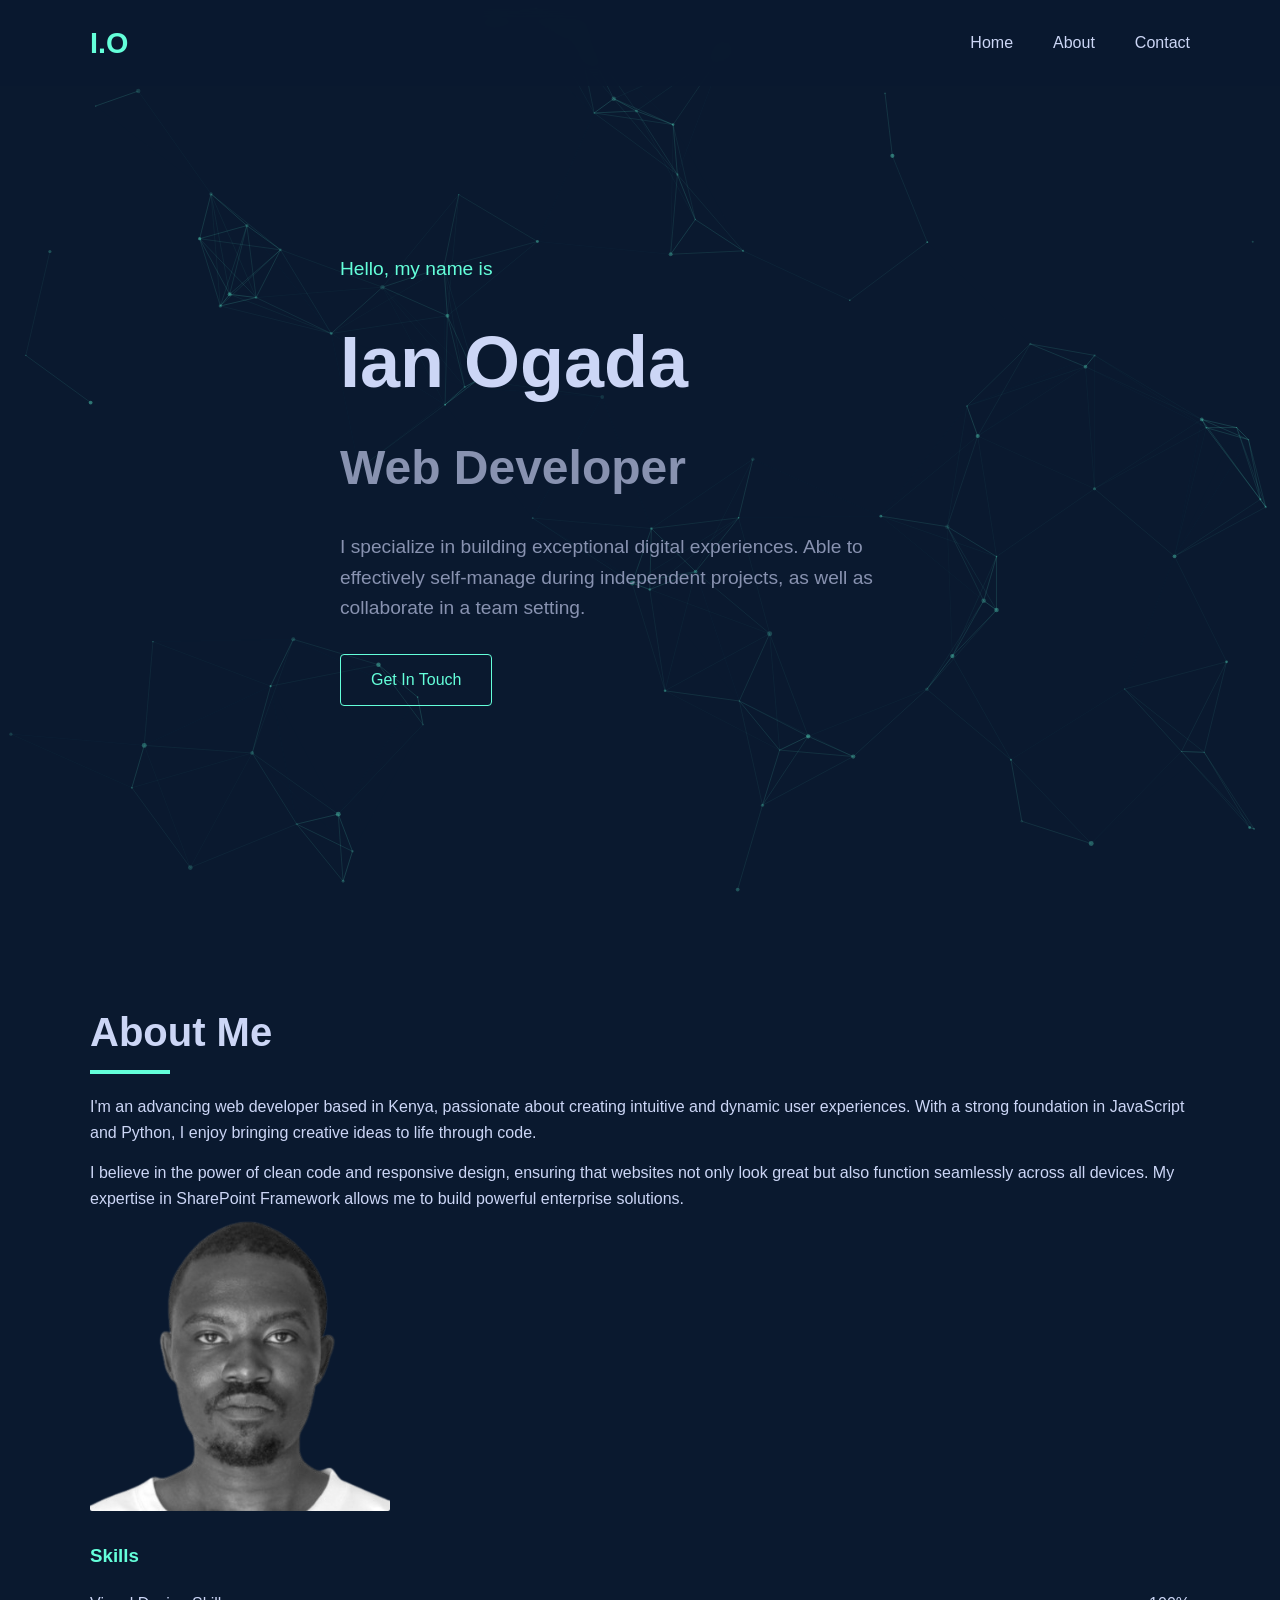
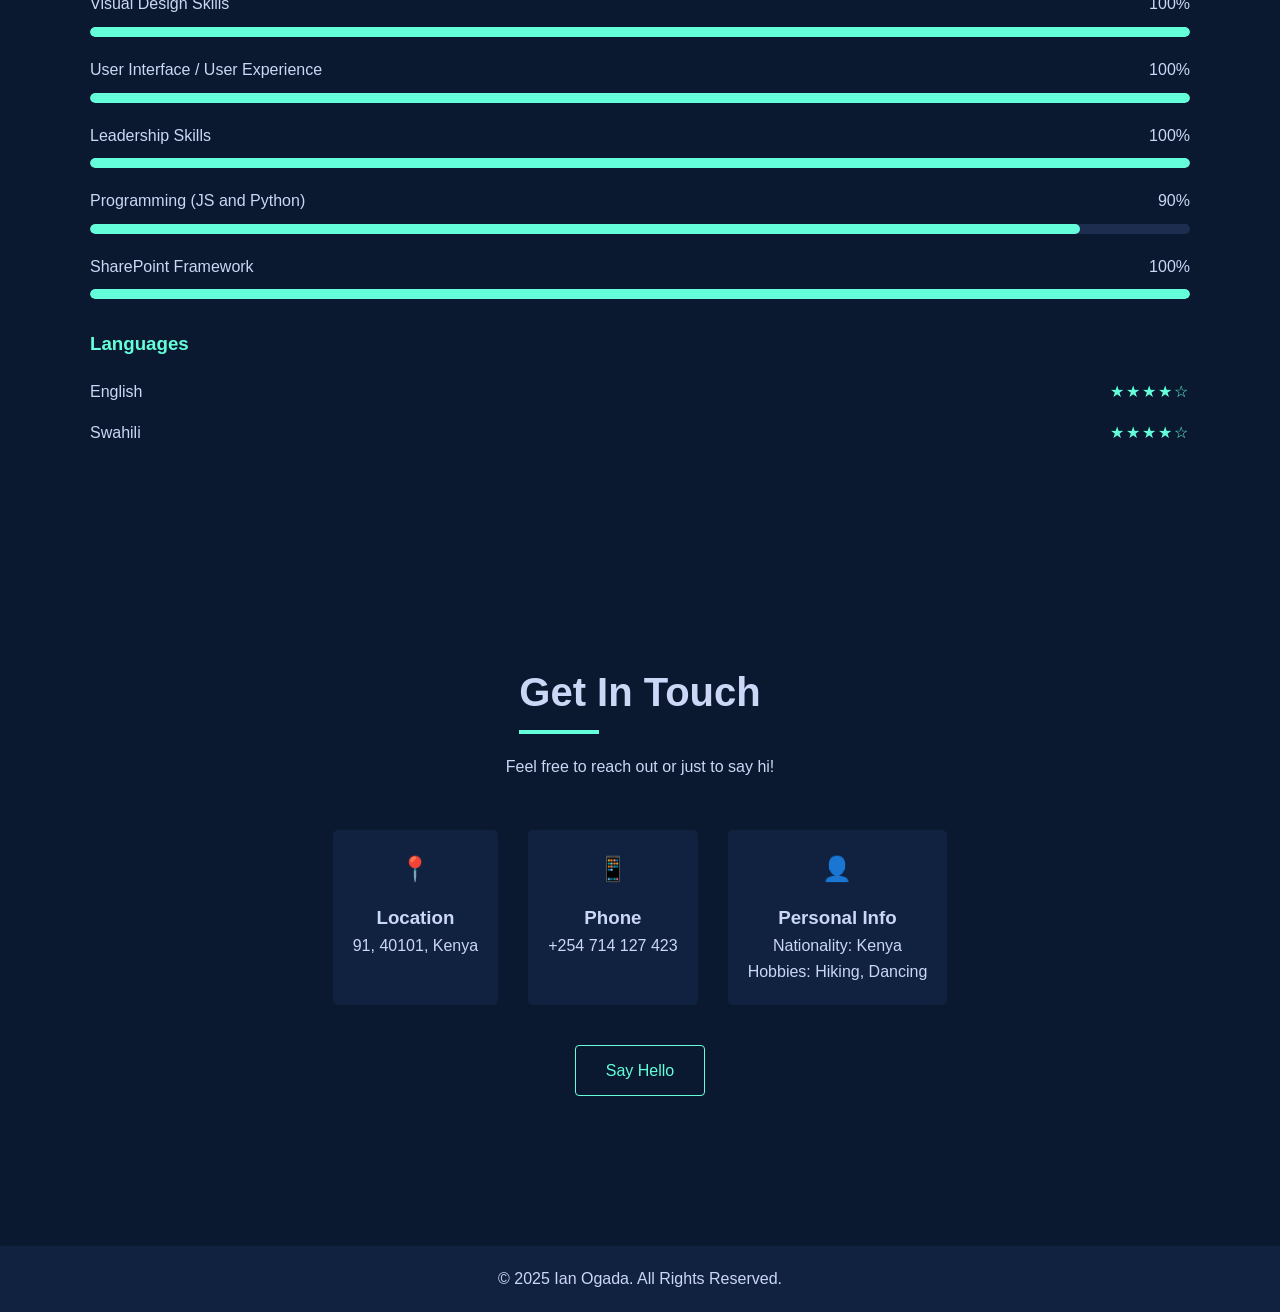
<file: index.html>
<!DOCTYPE html>
<html lang="en">
<head>
  <meta charset="UTF-8">
  <meta name="viewport" content="width=device-width, initial-scale=1.0">
  <title>Ian Ogada | Web Developer</title>
  <link rel="stylesheet" href="styles.css">
</head>
<body>
  <!-- Header -->
  <header>
    <div class="container">
      <nav>
        <a href="#" class="logo">I.O</a>
        <ul class="nav-links">
          <li><a href="#hero">Home</a></li>
          <li><a href="#about">About</a></li>
          <li><a href="#contact">Contact</a></li>
        </ul>
        <div class="hamburger">
          <div></div>
          <div></div>
          <div></div>
        </div>
      </nav>
    </div>
  </header>

  <!-- Hero Section -->
  <section id="hero">
    <div class="container">
      <div class="hero-content">
        <p class="hero-greeting">Hello, my name is</p>
        <h1 class="hero-name">Ian Ogada</h1>
        <h2 class="hero-title">Web Developer</h2>
        <p class="hero-description">
          I specialize in building exceptional digital experiences. 
          Able to effectively self-manage during independent projects, as well as collaborate in a team setting.
        </p>
        <div class="hero-cta">
          <a href="#contact" class="btn">Get In Touch</a>
        </div>
      </div>
    </div>
    <canvas class="hero-bg" id="heroCanvas"></canvas>
  </section>

  <!-- About Section -->
  <section id="about" class="section">
    <div class="container">
      <h2 class="section-title">About Me</h2>
      <div class="about-content">
        <div class="about-text">
          <p>
            I'm an advancing web developer based in Kenya, passionate about creating intuitive and dynamic user experiences.
            With a strong foundation in JavaScript and Python, I enjoy bringing creative ideas to life through code.
          </p>
          <p style="margin-top: 15px ">
            I believe in the power of clean code and responsive design, ensuring that websites not only look great but also function 
            seamlessly across all devices. My expertise in SharePoint Framework allows me to build powerful enterprise solutions.
          </p>



          <div class="about-image">
            <div class="about-img-container">
              <img src="headshot-removebg-preview.png" alt="Ian Ogada" class="profile-img">
            </div>
          </div>
        </div>
      </div>
          
          <div class="skills-container">
            <h3 style="margin-bottom: 20px; color: var(--highlight-color)">Skills</h3>
            
            <div class="skill">
              <div class="skill-name">
                <span>Visual Design Skills</span>
                <span>100%</span>
              </div>
              <div class="skill-bar">
                <div class="skill-progress" data-width="100%"></div>
              </div>
            </div>
            
            <div class="skill">
              <div class="skill-name">
                <span>User Interface / User Experience</span>
                <span>100%</span>
              </div>
              <div class="skill-bar">
                <div class="skill-progress" data-width="100%"></div>
              </div>
            </div>

            
            <div class="skill">
              <div class="skill-name">
                <span>Leadership Skills</span>
                <span>100%</span>
              </div>
              <div class="skill-bar">
                <div class="skill-progress" data-width="100%"></div>
              </div>
            </div>
            
            <div class="skill">
              <div class="skill-name">
                <span>Programming (JS and Python)</span>
                <span>90%</span>
              </div>
              <div class="skill-bar">
                <div class="skill-progress" data-width="90%"></div>
              </div>
            </div>
            
            <div class="skill">
              <div class="skill-name">
                <span>SharePoint Framework</span>
                <span>100%</span>
              </div>
              <div class="skill-bar">
                <div class="skill-progress" data-width="100%"></div>
              </div>
            </div>
          </div>
          
          <div class="languages">
            <h3 style="margin-bottom: 20px; color: var(--highlight-color)">Languages</h3>
            
            <div class="language">
              <div class="language-name">
                <span>English</span>
                <span class="stars">★★★★☆</span>
              </div>
            </div>
            
            <div class="language">
              <div class="language-name">
                <span>Swahili</span>
                <span class="stars">★★★★☆</span>
              </div>
            </div>
          </div>
        </div>
        
     
  </section>

  <!-- Contact Section -->
  <section id="contact" class="section">
    <div class="container">
      <h2 class="section-title">Get In Touch</h2>
      <p class="contact-description">
        Feel free to reach out or just to say hi!
      </p>
      
      <div class="contact-info">
        <div class="contact-item">
          <div class="contact-icon">📍</div>
          <h3>Location</h3>
          <p>91, 40101, Kenya</p>
        </div>
        
        <div class="contact-item">
          <div class="contact-icon">📱</div>
          <h3>Phone</h3>
          <p>+254 714 127 423</p>
        </div>
        
        <div class="contact-item">
          <div class="contact-icon">👤</div>
          <h3>Personal Info</h3>
          <p>Nationality: Kenya</p>
          <p>Hobbies: Hiking, Dancing</p>
        </div>
      </div>
      
      <a href="mailto:ogadachris017@gmail.com" class="btn">Say Hello</a>
    </div>
  </section>

  <!-- Footer -->
  <footer style="background-color: var(--card-bg); padding: 20px 0; text-align: center; margin-top: 50px;">
    <div class="container">
      <p>© 2025 Ian Ogada. All Rights Reserved.</p>
    </div>
  </footer>

  <script src="script.js"></script>
</body>
</html>
</file>
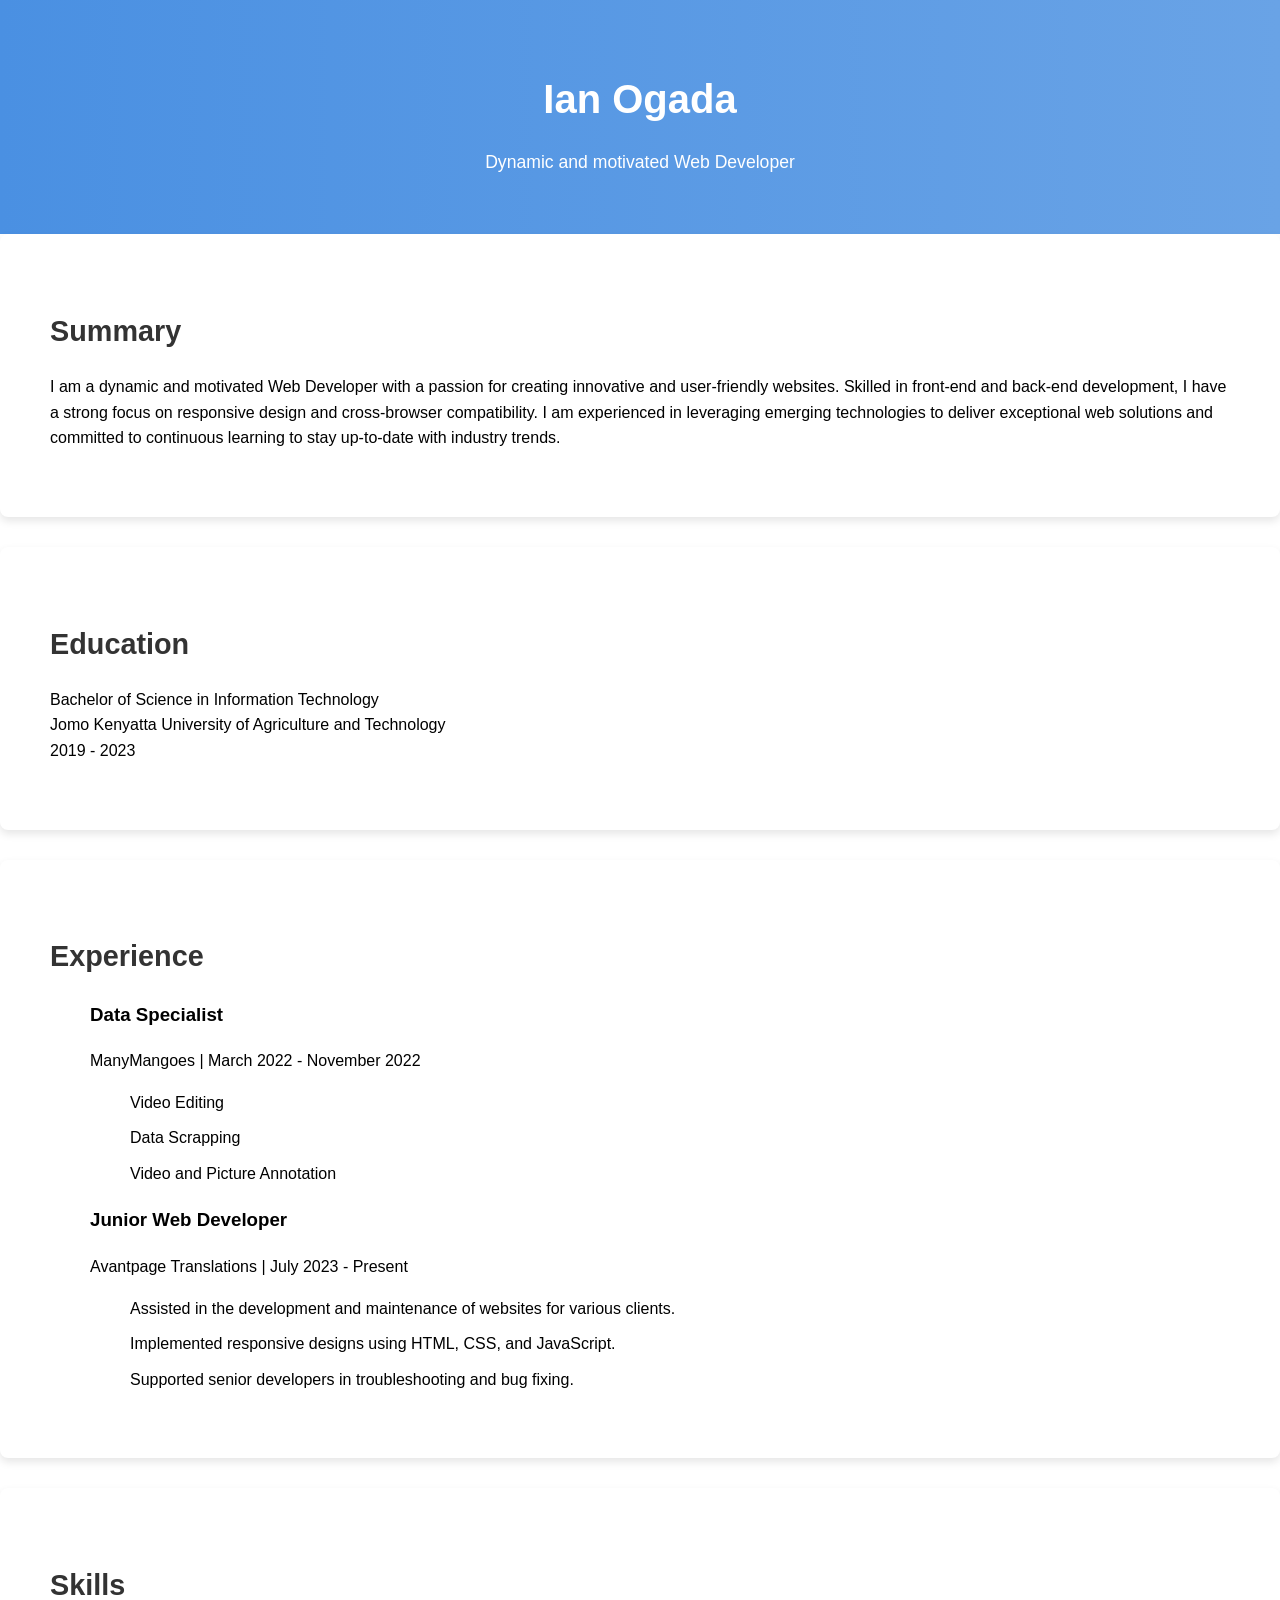
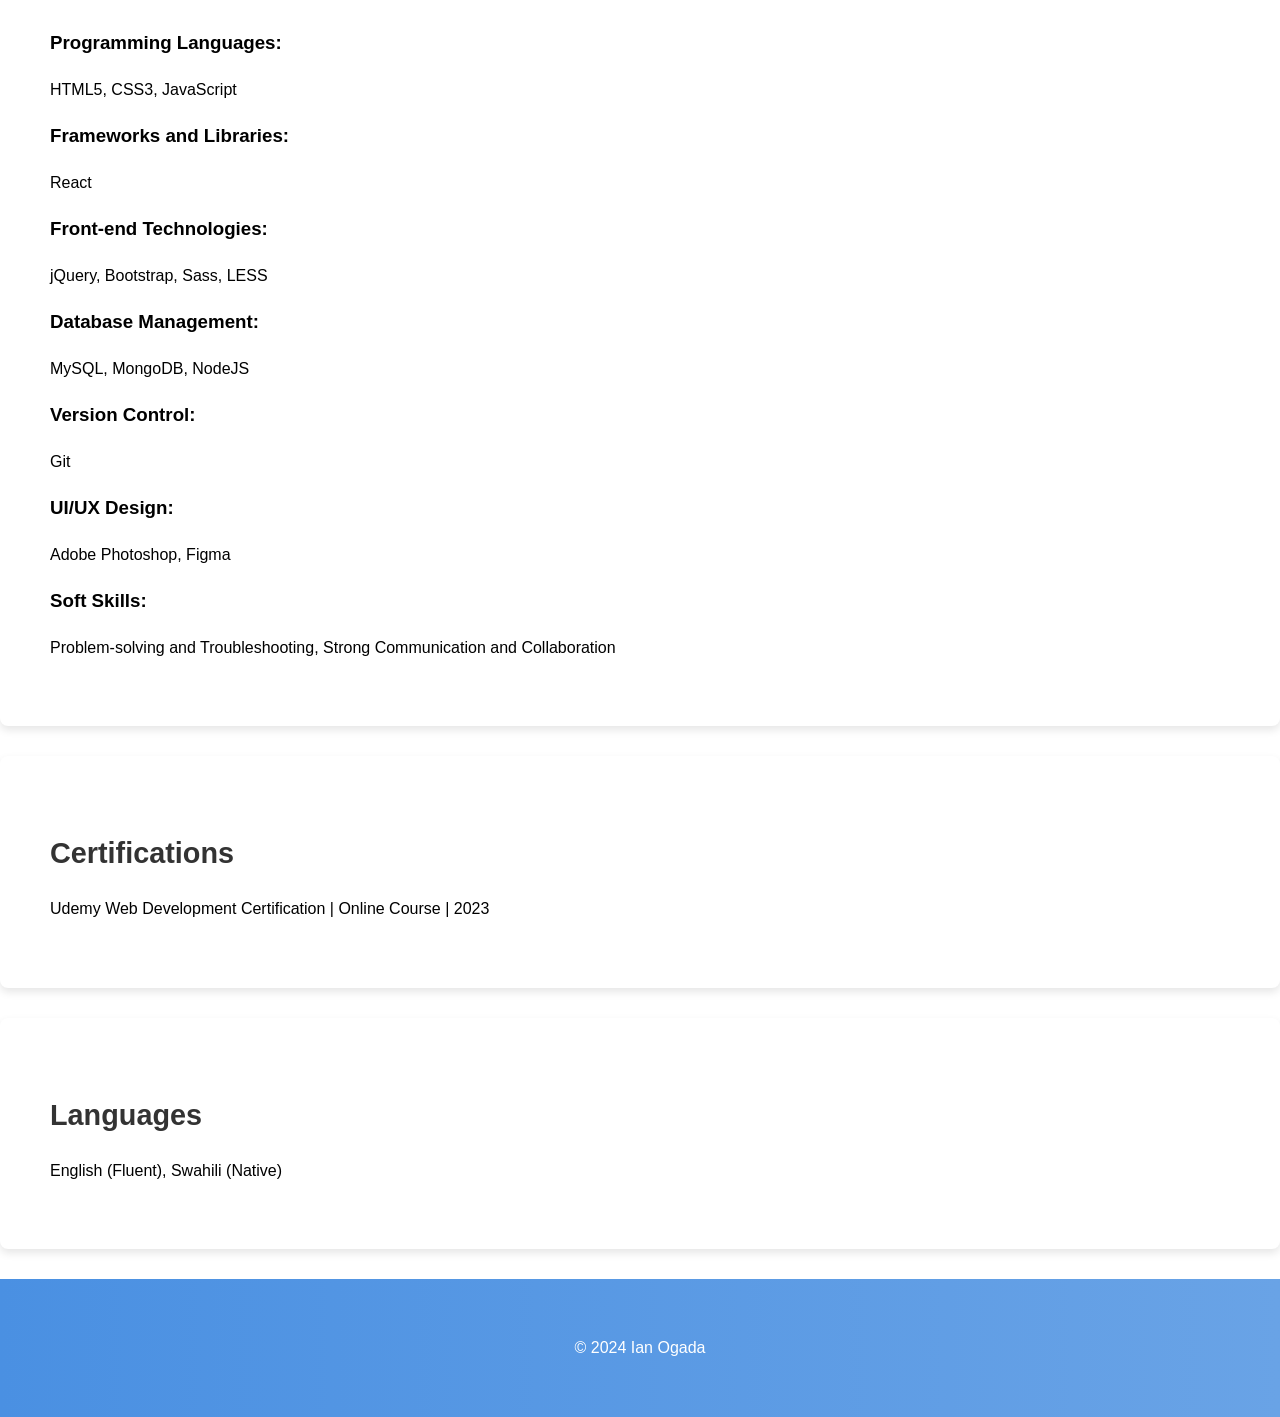
<file: public/index.html>
<!DOCTYPE html>
<html lang="en">
<head>
    <meta charset="UTF-8">
    <meta name="viewport" content="width=device-width, initial-scale=1.0">
    <title>Ian Ogada - Web Developer Portfolio</title>
    <link rel="stylesheet" href="styles.css">
</head>
<body>
    <header>
        <div class="container">
            <h1>Ian Ogada</h1>
            <p>Dynamic and motivated Web Developer</p>
        </div>
    </header>

    <section id="summary">
        <div class="container">
            <h2>Summary</h2>
            <p>I am a dynamic and motivated Web Developer with a passion for creating innovative and user-friendly websites. Skilled in front-end and back-end development, I have a strong focus on responsive design and cross-browser compatibility. I am experienced in leveraging emerging technologies to deliver exceptional web solutions and committed to continuous learning to stay up-to-date with industry trends.</p>
        </div>
    </section>

    <section id="education">
        <div class="container">
            <h2>Education</h2>
            <p>Bachelor of Science in Information Technology <br> Jomo Kenyatta University of Agriculture and Technology <br> 2019 - 2023</p>
        </div>
    </section>

    <section id="experience">
        <div class="container">
            <h2>Experience</h2>
            <ul>
                <li>
                    <h3>Data Specialist</h3>
                    <p>ManyMangoes | March 2022 - November 2022</p>
                    <ul>
                        <li>Video Editing</li>
                        <li>Data Scrapping</li>
                        <li>Video and Picture Annotation</li>
                    </ul>
                </li>
                <li>
                    <h3>Junior Web Developer</h3>
                    <p>Avantpage Translations | July 2023 - Present</p>
                    <ul>
                        <li>Assisted in the development and maintenance of websites for various clients.</li>
                        <li>Implemented responsive designs using HTML, CSS, and JavaScript.</li>
                        <li>Supported senior developers in troubleshooting and bug fixing.</li>
                    </ul>
                </li>
            </ul>
        </div>
    </section>

    <section id="skills">
        <div class="container">
            <h2>Skills</h2>
            <div class="skills-grid">
                <div>
                    <h3>Programming Languages:</h3>
                    <p>HTML5, CSS3, JavaScript</p>
                </div>
                <div>
                    <h3>Frameworks and Libraries:</h3>
                    <p>React</p>
                </div>
                <div>
                    <h3>Front-end Technologies:</h3>
                    <p>jQuery, Bootstrap, Sass, LESS</p>
                </div>
                <div>
                    <h3>Database Management:</h3>
                    <p>MySQL, MongoDB, NodeJS</p>
                </div>
                <div>
                    <h3>Version Control:</h3>
                    <p>Git</p>
                </div>
                <div>
                    <h3>UI/UX Design:</h3>
                    <p>Adobe Photoshop, Figma</p>
                </div>
                <div>
                    <h3>Soft Skills:</h3>
                    <p>Problem-solving and Troubleshooting, Strong Communication and Collaboration</p>
                </div>
            </div>
        </div>
    </section>

    <section id="certifications">
        <div class="container">
            <h2>Certifications</h2>
            <p>Udemy Web Development Certification | Online Course | 2023</p>
        </div>
    </section>

    <section id="languages">
        <div class="container">
            <h2>Languages</h2>
            <p>English (Fluent), Swahili (Native)</p>
        </div>
    </section>

    <footer>
        <div class="container">
            <p>&copy; 2024 Ian Ogada</p>
        </div>
    </footer>
</body>
</html>
</file>
<file: styles.css>
/* Global Styles */
:root {
    --primary-color: #0a192f;
    --secondary-color: #64ffda;
    --text-color: #ccd6f6;
    --bg-color: #0a192f;
    --highlight-color: #64ffda;
    --card-bg: #112240;
    --section-padding: 100px 0;
  }
  
  * {
    margin: 0;
    padding: 0;
    box-sizing: border-box;
    scroll-behavior: smooth;
  }
  
  body {
    font-family: 'Segoe UI', Tahoma, Geneva, Verdana, sans-serif;
    background-color: var(--bg-color);
    color: var(--text-color);
    line-height: 1.6;
    overflow-x: hidden;
  }
  
  a {
    text-decoration: none;
    color: var(--text-color);
    transition: color 0.3s ease;
  }
  
  a:hover {
    color: var(--highlight-color);
  }
  
  .container {
    max-width: 1200px;
    margin: 0 auto;
    padding: 0 50px;
  }
  
  .section-title {
    font-size: 2.5rem;
    margin-bottom: 30px;
    position: relative;
    display: inline-block;
  }
  
  .section-title::after {
    content: '';
    position: absolute;
    bottom: -10px;
    left: 0;
    width: 80px;
    height: 4px;
    background-color: var(--highlight-color);
  }
  
  .btn {
    display: inline-block;
    background: transparent;
    color: var(--highlight-color);
    border: 1px solid var(--highlight-color);
    padding: 12px 30px;
    border-radius: 4px;
    font-size: 1rem;
    cursor: pointer;
    transition: all 0.3s ease;
  }
  
  .btn:hover {
    background: rgba(100, 255, 218, 0.1);
    transform: translateY(-3px);
  }
  
  /* Header and Navigation */
  header {
    position: fixed;
    top: 0;
    width: 100%;
    z-index: 1000;
    background-color: rgba(10, 25, 47, 0.85);
    backdrop-filter: blur(10px);
    padding: 20px 0;
    transition: all 0.3s ease;
  }
  
  header.scrolled {
    padding: 15px 0;
    box-shadow: 0 5px 20px rgba(0, 0, 0, 0.1);
  }
  
  nav {
    display: flex;
    justify-content: space-between;
    align-items: center;
  }
  
  .logo {
    font-size: 1.8rem;
    font-weight: 700;
    color: var(--highlight-color);
  }
  
  .nav-links {
    display: flex;
    list-style: none;
  }
  
  .nav-links li {
    margin-left: 40px;
  }
  
  .nav-links a {
    font-size: 1rem;
    position: relative;
  }
  
  .nav-links a::after {
    content: '';
    position: absolute;
    bottom: -5px;
    left: 0;
    width: 0;
    height: 2px;
    background-color: var(--highlight-color);
    transition: width 0.3s ease;
  }
  
  .nav-links a:hover::after {
    width: 100%;
  }
  
  .hamburger {
    display: none;
    cursor: pointer;
  }
  
  .hamburger div {
    width: 25px;
    height: 3px;
    background-color: var(--highlight-color);
    margin: 5px;
    transition: all 0.3s ease;
  }
  
  /* Hero Section */
  #hero {
    height: 100vh;
    display: flex;
    align-items: center;
    padding-top: 60px;
    position: relative;
    overflow: hidden;
  }
  
  .hero-content {
    max-width: 800px;
  }
  
  .hero-greeting {
    color: var(--highlight-color);
    font-size: 1.2rem;
    margin-bottom: 20px;
    opacity: 0;
    transform: translateY(20px);
    animation: fadeUp 0.5s ease forwards 0.5s;
  }
  
  .hero-name {
    font-size: 4.5rem;
    font-weight: 700;
    margin-bottom: 10px;
    opacity: 0;
    transform: translateY(20px);
    animation: fadeUp 0.5s ease forwards 0.7s;
  }
  
  .hero-title {
    font-size: 3rem;
    color: #8892b0;
    margin-bottom: 25px;
    opacity: 0;
    transform: translateY(20px);
    animation: fadeUp 0.5s ease forwards 0.9s;
  }
  
  .hero-description {
    font-size: 1.2rem;
    max-width: 600px;
    margin-bottom: 30px;
    color: #8892b0;
    opacity: 0;
    transform: translateY(20px);
    animation: fadeUp 0.5s ease forwards 1.1s;
  }
  
  .hero-cta {
    opacity: 0;
    transform: translateY(20px);
    animation: fadeUp 0.5s ease forwards 1.3s;
  }
  
  .hero-bg {
    position: absolute;
    top: 0;
    right: 0;
    width: 100%;
    height: 100%;
    z-index: -1;
  }
  
  /* About Section */
  #about {
    padding: var(--section-padding);
  }
  
  .about-content {
    display: flex;
    justify-content: space-between;
    align-items: center;
    gap: 50px;
  }
  
  .about-text {
    flex: 1;
  }
  
  .about-image {
    flex: 0.8;
    position: relative;
  }
  
  .about-img-container {
    position: relative;
    width: 300px;
    height: 300px;
    border-radius: 2px;
    overflow: hidden;
  }
  
  .about-img-container::after {
    content: '';
    position: absolute;
    top: 15px;
    left: 15px;
    width: 100%;
    height: 100%;
    z-index: -1;
    transition: all 0.3s ease;
  }
  
  .about-img-container:hover::after {
    top: 10px;
    left: 10px;
  }
  
  .profile-img {
    width: 100%;
    height: 100%;
    object-fit: cover;
    filter: grayscale(100%);
    transition: all 0.3s ease;
  }
  
  .about-img-container:hover .profile-img {
    filter: grayscale(0);
  }
  
  .skills-container {
    margin-top: 30px;
  }
  
  .skill {
    margin-bottom: 20px;
  }
  
  .skill-name {
    display: flex;
    justify-content: space-between;
    margin-bottom: 10px;
  }
  
  .skill-bar {
    height: 10px;
    background-color: #1d2d50;
    border-radius: 5px;
    overflow: hidden;
  }
  
  .skill-progress {
    height: 100%;
    background-color: var(--highlight-color);
    border-radius: 5px;
    transform: translateX(-100%);
    transition: transform 1s ease;
  }
  
  .skill-progress.animate {
    transform: translateX(0);
  }
  
  /* Languages Section */
  .languages {
    margin-top: 30px;
  }
  
  .language {
    margin-bottom: 15px;
  }
  
  .language-name {
    display: flex;
    justify-content: space-between;
    margin-bottom: 5px;
  }
  
  .stars {
    color: var(--highlight-color);
    letter-spacing: 2px;
  }
  
  /* Contact Section */
  #contact {
    padding: var(--section-padding);
    text-align: center;
  }
  
  .contact-description {
    max-width: 600px;
    margin: 0 auto 50px;
  }
  
  .contact-info {
    display: flex;
    justify-content: center;
    gap: 30px;
    margin-bottom: 40px;
  }
  
  .contact-item {
    display: flex;
    flex-direction: column;
    align-items: center;
    padding: 20px;
    background-color: var(--card-bg);
    border-radius: 5px;
    transition: transform 0.3s ease;
  }
  
  .contact-item:hover {
    transform: translateY(-5px);
  }
  
  .contact-icon {
    font-size: 1.5rem;
    color: var(--highlight-color);
    margin-bottom: 15px;
  }
  
  /* Animations */
  @keyframes fadeUp {
    to {
      opacity: 1;
      transform: translateY(0);
    }
  }
  
  /* Responsive Design */
  @media screen and (max-width: 968px) {
    .container {
      padding: 0 30px;
    }
    
    .nav-links {
      position: absolute;
      right: 0;
      top: 60px;
      height: calc(100vh - 60px);
      background-color: var(--bg-color);
      flex-direction: column;
      width: 70%;
      transform: translateX(100%);
      transition: transform 0.5s ease;
      padding: 50px 0;
      z-index: 100;
    }
    
    .nav-links.active {
      transform: translateX(0);
    }
    
    .nav-links li {
      margin: 20px 0;
      text-align: center;
    }
    
    .hamburger {
      display: block;
    }
    
    .hamburger.active div:nth-child(1) {
      transform: rotate(-45deg) translate(-5px, 6px);
    }
    
    .hamburger.active div:nth-child(2) {
      opacity: 0;
    }
    
    .hamburger.active div:nth-child(3) {
      transform: rotate(45deg) translate(-5px, -6px);
    }
    
    .about-content {
      flex-direction: column;
    }
    
    .about-image {
      order: -1;
      margin-bottom: 30px;
    }
    
    .contact-info {
      flex-direction: column;
      align-items: center;
    }
    
    .contact-item {
      width: 100%;
      max-width: 300px;
    }
    
    .hero-name {
      font-size: 3.5rem;
    }
    
    .hero-title {
      font-size: 2.5rem;
    }
  }
  
  @media screen and (max-width: 480px) {
    .container {
      padding: 0 20px;
    }
    
    .hero-name {
      font-size: 3rem;
    }
    
    .hero-title {
      font-size: 2rem;
    }
  }
</file>
<file: public/styles.css>
/* Reset default browser styles */
html,
body {
    margin: 0;
    padding: 0;
    font-family: Arial, sans-serif;
    font-size: 16px;
    line-height: 1.6;
}

/* Global container */
.container {
    max-width: 1200px;
    margin: 0 auto;
    padding: 20px;
}

/* Header and footer */
header,
footer {
    background: linear-gradient(to right, #4a90e2, #69a3e6);
    color: #fff;
    padding: 20px 0;
    text-align: center;
}

/* Header styles */
header h1 {
    font-size: 2.5em;
    margin-bottom: 10px;
}

header p {
    font-size: 1.1em;
}

/* Sections */
section {
    background-color: #fff;
    border-radius: 8px;
    box-shadow: 0 4px 8px rgba(0, 0, 0, 0.1);
    padding: 30px;
    margin-bottom: 30px;
}

/* Heading styles */
h2 {
    color: #333;
    font-size: 1.8em;
    margin-bottom: 20px;
}

/* List styles */
ul {
    list-style-type: none;
}

li {
    margin-bottom: 10px;
}

/* Footer styles */
footer {
    margin-top: 30px;
}

/* Link styles */
a {
    color: #4a90e2;
    text-decoration: none;
    transition: color 0.3s ease;
}

a:hover {
    color: #69a3e6;
}

/* Responsive styles */
@media (max-width: 768px) {
    header h1 {
        font-size: 2em;
    }
    header p {
        font-size: 1em;
    }
    section {
        padding: 20px;
    }
    h2 {
        font-size: 1.5em;
    }
}
</file>
